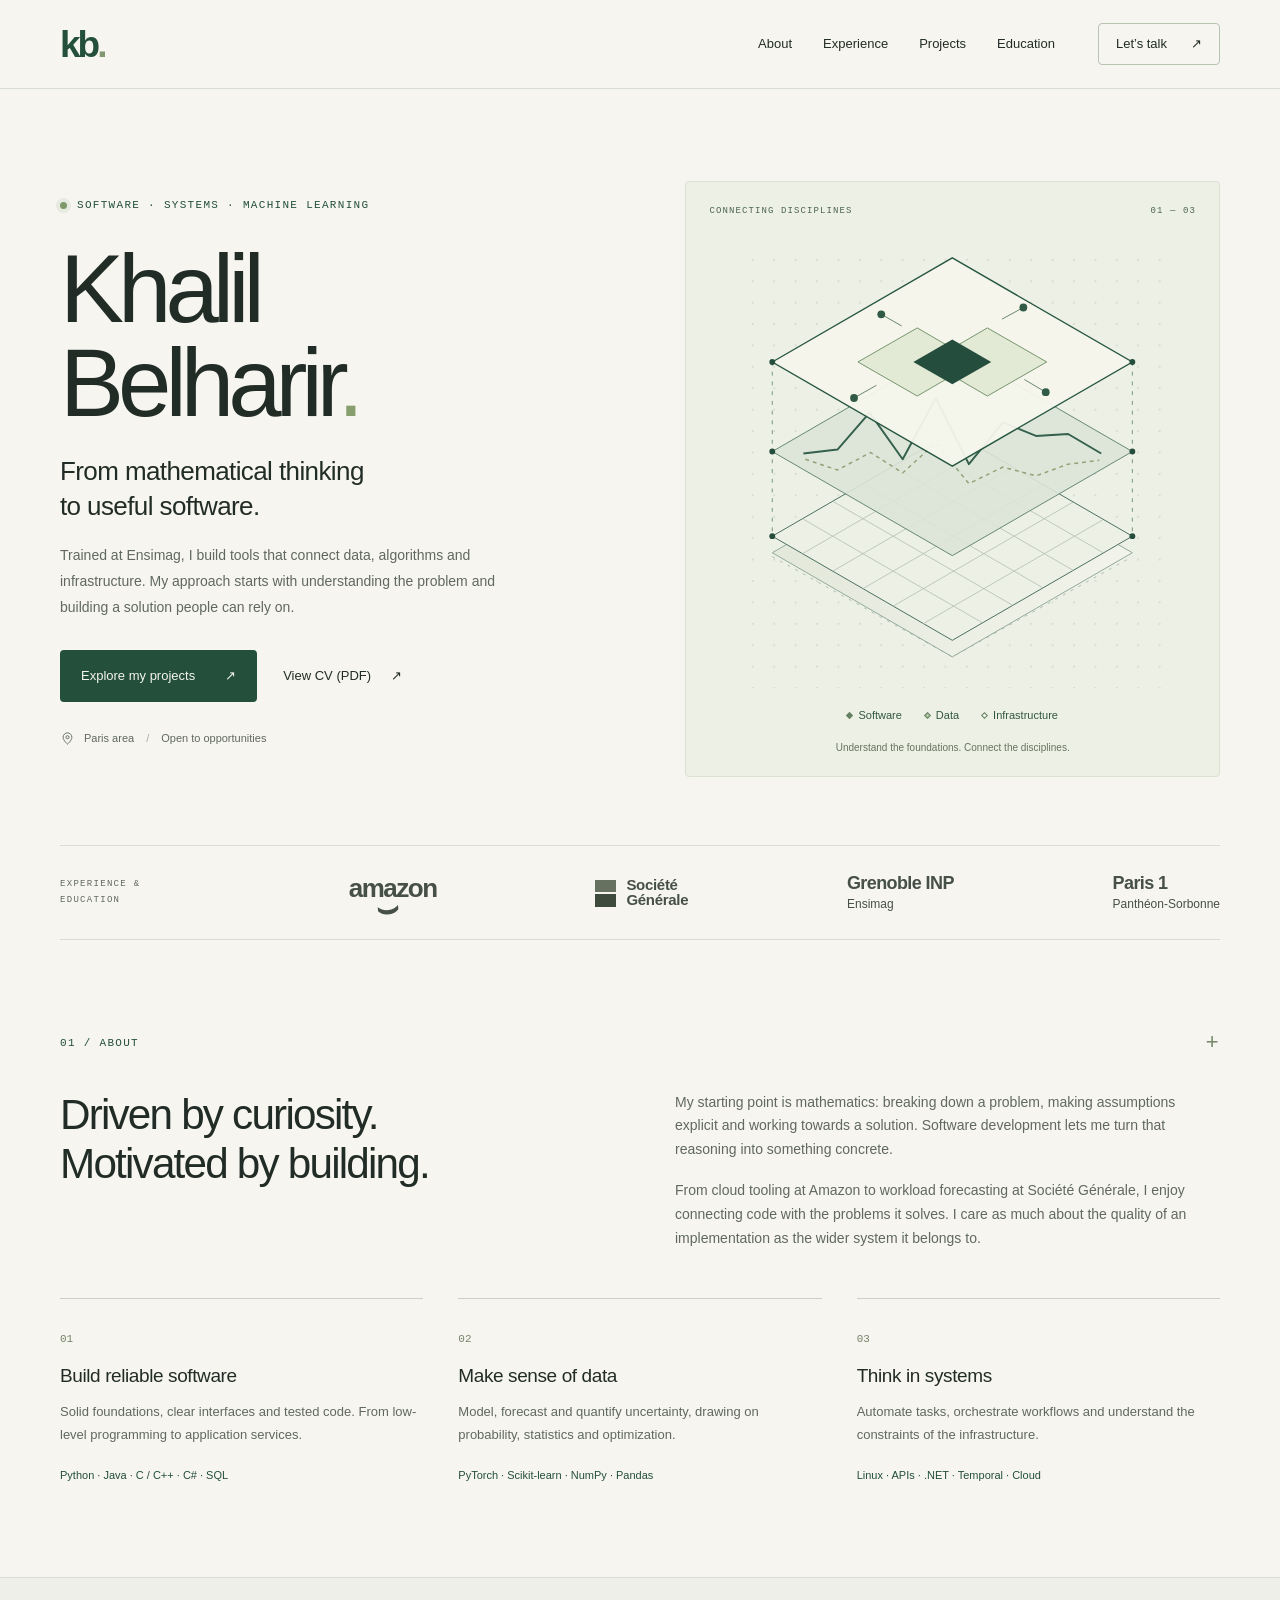
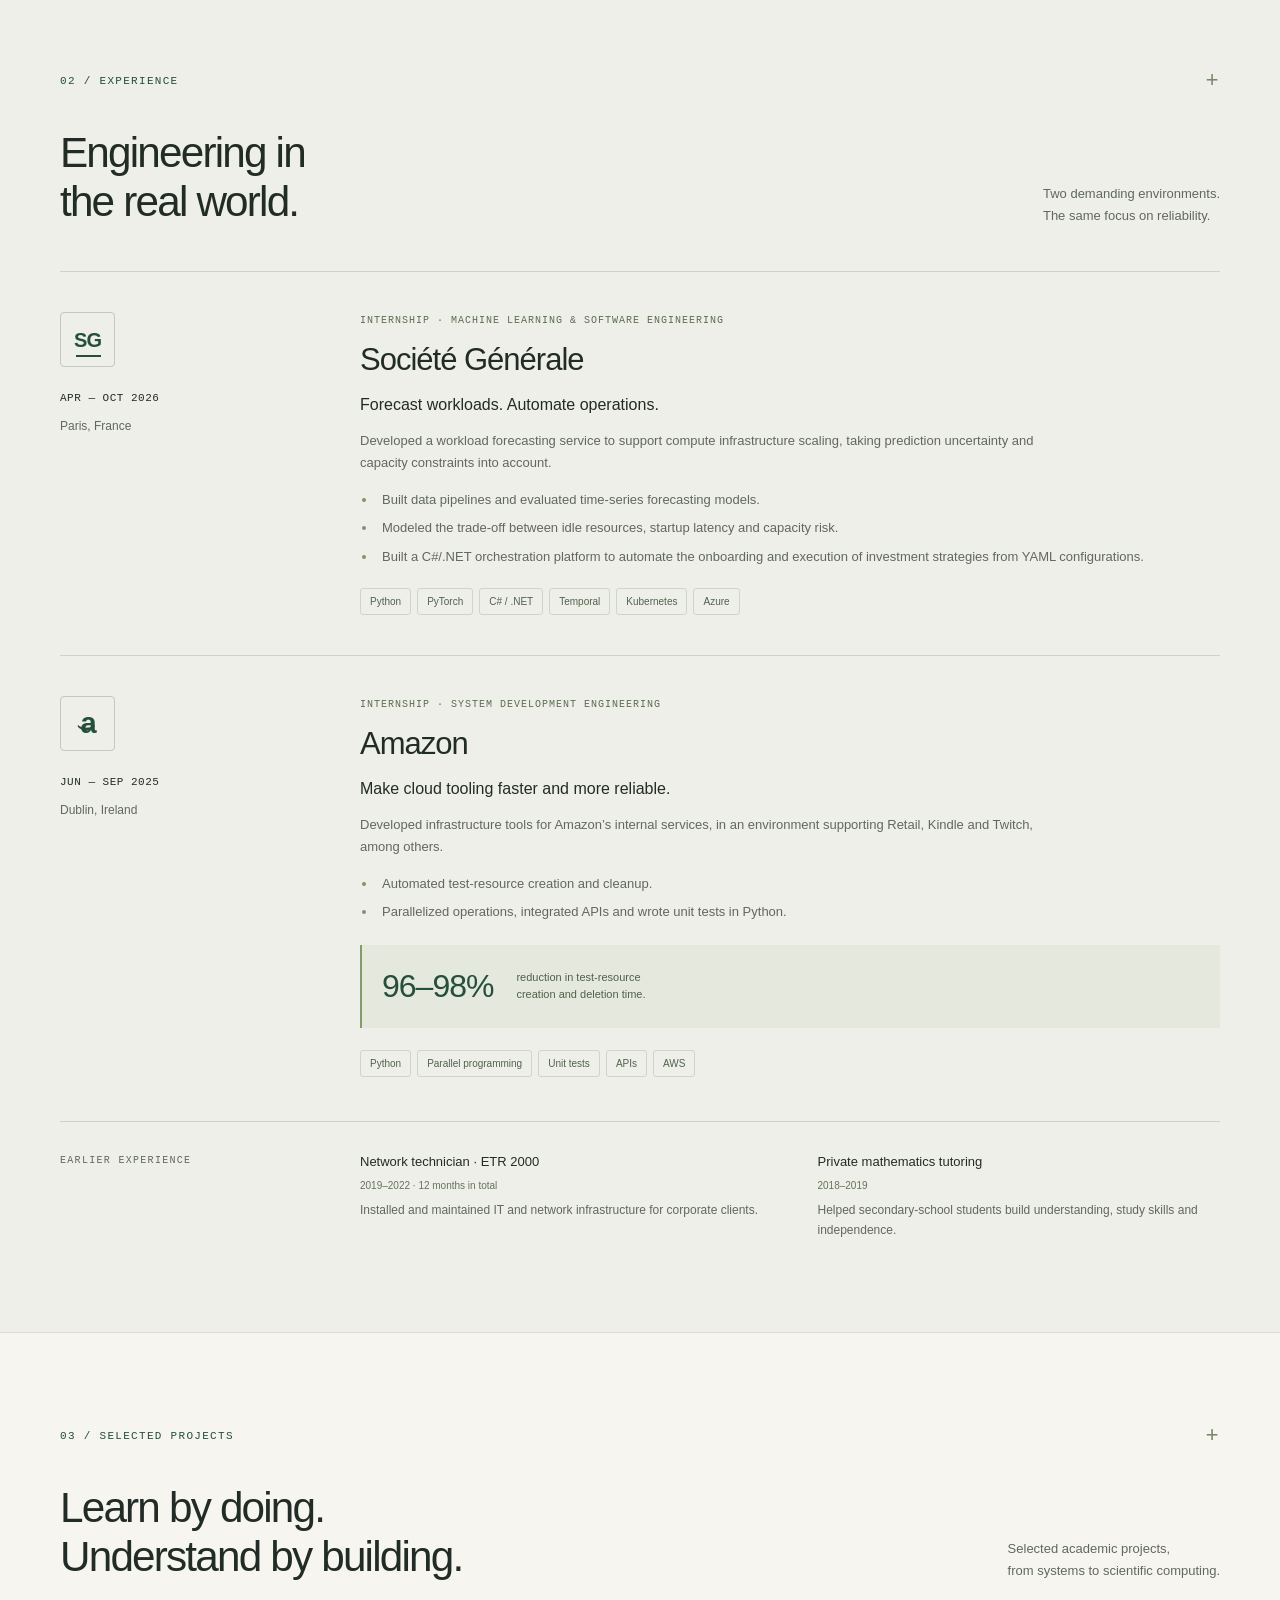
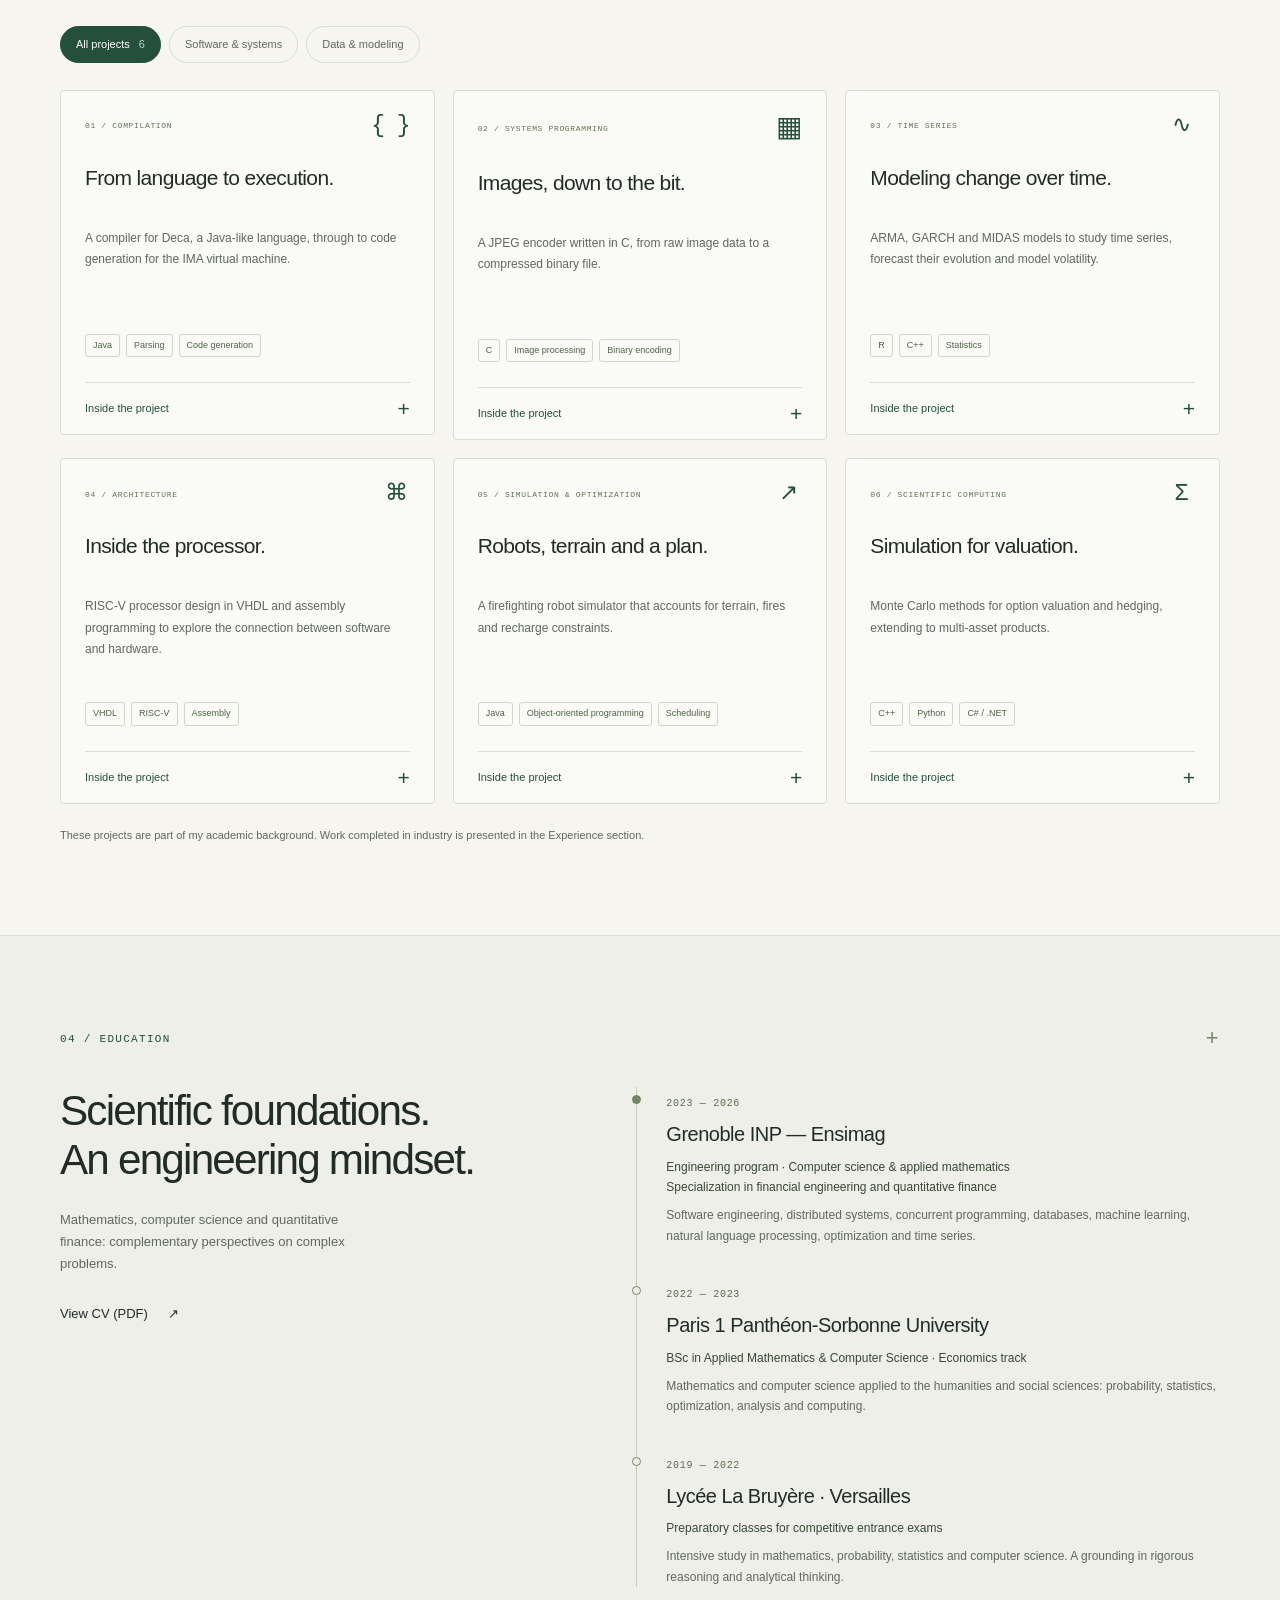
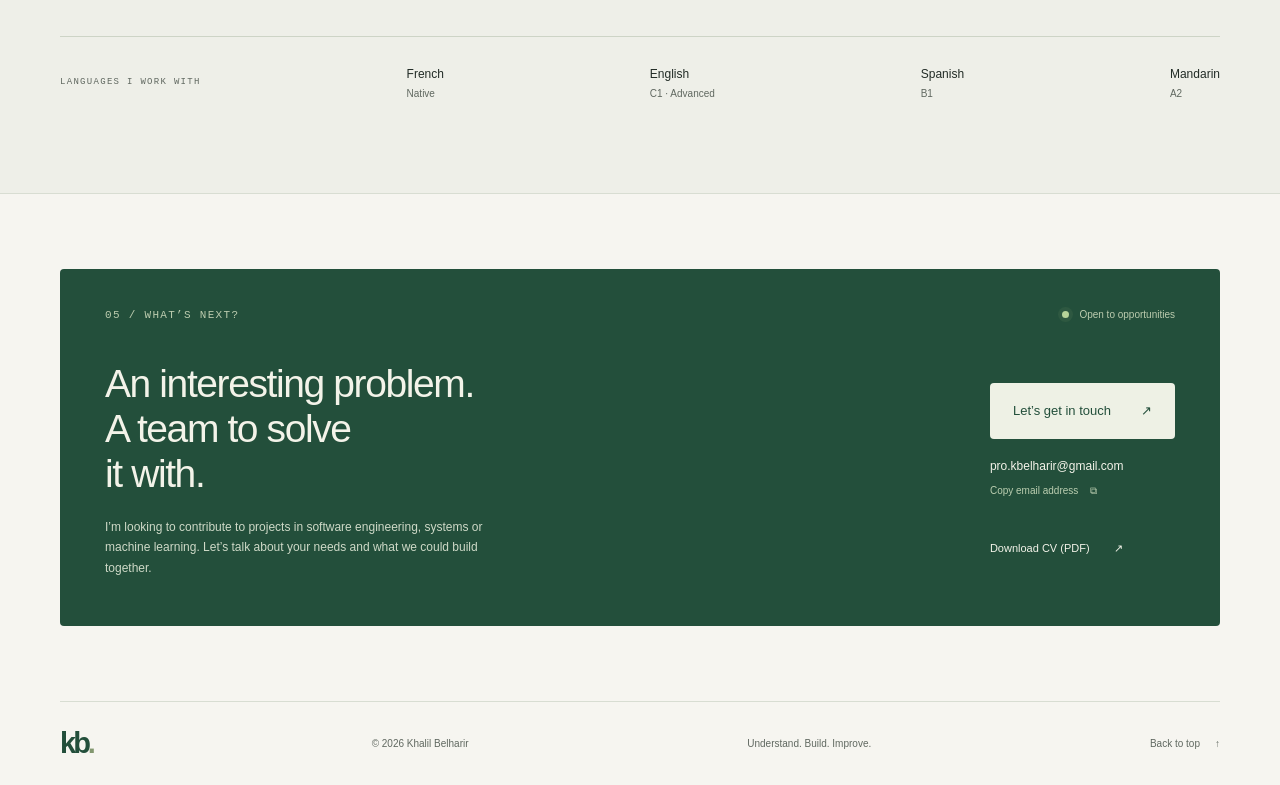
<file: index.html>
<!doctype html>
<html lang="en">
<head>
  <meta charset="utf-8">
  <meta name="viewport" content="width=device-width, initial-scale=1">
  <meta name="theme-color" content="#f6f5f0">
  <meta name="description" content="Khalil Belharir, software and machine learning engineer trained at Ensimag. Experience at Amazon and Société Générale. Explore my background, projects and skills.">
  <meta property="og:type" content="website">
  <meta property="og:locale" content="en_US">
  <meta property="og:title" content="Khalil Belharir — Software, systems & machine learning">
  <meta property="og:description" content="From mathematical thinking to useful software. The background, experience and projects of an Ensimag-trained engineer.">
  <title>Khalil Belharir — Software & machine learning engineer</title>
  <link rel="icon" href="./assets/favicon.svg" type="image/svg+xml">
  <link rel="stylesheet" href="./styles.css">
  <script src="./script.js" defer></script>
</head>
<body>
  <a class="skip-link" href="#main">Skip to content</a>
  <header class="site-header">
    <div class="container header-inner">
      <a class="brand" href="#home" aria-label="Khalil Belharir, home">kb<span>.</span></a>
      <button class="menu-toggle" type="button" aria-expanded="false" aria-controls="main-navigation" hidden>Menu <span aria-hidden="true">+</span></button>
      <nav id="main-navigation" aria-label="Main navigation">
        <a href="#about">About</a>
        <a href="#experience">Experience</a>
        <a href="#projects">Projects</a>
        <a href="#education">Education</a>
        <a class="nav-contact" href="#contact">Let’s talk <span aria-hidden="true">↗</span></a>
      </nav>
    </div>
  </header>
  <main id="main">
    <section class="hero container" id="home" aria-labelledby="hero-title">
      <div class="hero-content">
        <p class="eyebrow"><span class="status-dot" aria-hidden="true"></span> Software · Systems · Machine learning</p>
        <h1 id="hero-title">Khalil<br>Belharir<span class="accent">.</span></h1>
        <p class="hero-subtitle">From mathematical thinking<br>to useful software.</p>
        <p class="hero-description">Trained at Ensimag, I build tools that connect data, algorithms and infrastructure. My approach starts with understanding the problem and building a solution people can rely on.</p>
        <div class="hero-actions">
          <a class="button button-primary" href="#projects">Explore my projects <span aria-hidden="true">↗</span></a>
          <a class="text-link" href="./assets/Khalil-Belharir-CV.pdf">View CV (PDF) <span aria-hidden="true">↗</span></a>
        </div>
        <p class="hero-location"><svg viewBox="0 0 24 24" fill="none" aria-hidden="true"><path d="M19 10c0 5-7 11-7 11S5 15 5 10a7 7 0 1 1 14 0Z"/><circle cx="12" cy="10" r="2.5"/></svg> Paris area <span class="location-divider">/</span> Open to opportunities</p>
      </div>
      <div class="hero-art" aria-hidden="true">
        <div class="art-top"><span>CONNECTING DISCIPLINES</span><span>01 — 03</span></div>
        <svg class="system-art" viewBox="0 0 500 510" fill="none">
          <defs>
            <pattern id="dots" x="0" y="0" width="22" height="22" patternUnits="userSpaceOnUse"><circle cx="1" cy="1" r="1" fill="#b9c3b7" opacity=".55"/></pattern>
            <linearGradient id="plane" x1="65" y1="260" x2="435" y2="405" gradientUnits="userSpaceOnUse"><stop stop-color="#e1e7d9"/><stop offset="1" stop-color="#f3f4eb"/></linearGradient>
          </defs>
          <rect x="25" y="25" width="450" height="460" fill="url(#dots)"/>
          <path d="M250 61V452M65 350l185 103 185-103" stroke="#aebdb1" stroke-dasharray="3 6"/>
          <path d="m65 346 185-107 185 107-185 107Z" fill="url(#plane)" stroke="#91a79a"/>
          <path d="m65 329 185-107 185 107-185 107Z" fill="#edf0e4" stroke="#476e60"/>
          <g stroke="#b0bfb0" stroke-width=".8"><path d="m96 311 185 107m-154-125 185 107m-154-125 185 107m-154-125 185 107m-154-125 185 107M96 347l185-107M127 365l185-107M158 383l185-107M189 401l185-107M220 419l185-107"/></g>
          <path d="m65 242 185-107 185 107-185 107Z" fill="#dce6d8" fill-opacity=".9" stroke="#648573"/>
          <path d="m97 244 35-4 33-38 34 48 34-63 34 68 35-43 34 14 33-2 34 20" stroke="#34604d" stroke-width="2" stroke-linejoin="round"/>
          <path d="m99 250 33 11 34-18 33 21 34-31 34 42 35-17 34 9 33-12 32-4" stroke="#91a278" stroke-width="1.5" stroke-dasharray="4 4"/>
          <path d="m65 150 185-107 185 107-185 107Z" fill="#f6f6ed" fill-opacity=".95" stroke="#285741" stroke-width="1.4"/>
          <path d="m153 150 61-35 36 21 36-21 61 35-61 35-36-21-36 21Z" fill="#e2e9d5" stroke="#75946c"/>
          <path d="m210 150 40-23 40 23-40 23Z" fill="#244d3d"/>
          <path d="m198 113-21-12m147 67 22 13m-45-75 22-12m-151 80-23 13" stroke="#668568"/>
          <g fill="#315b46"><circle cx="177" cy="101" r="4"/><circle cx="346" cy="181" r="4"/><circle cx="323" cy="94" r="4"/><circle cx="149" cy="187" r="4"/></g>
          <path d="M65 150v179m370-179v179" stroke="#769680" stroke-dasharray="4 6"/>
          <g fill="#244d3d"><circle cx="65" cy="150" r="3"/><circle cx="435" cy="150" r="3"/><circle cx="65" cy="242" r="3"/><circle cx="435" cy="242" r="3"/><circle cx="65" cy="329" r="3"/><circle cx="435" cy="329" r="3"/></g>
        </svg>
        <div class="art-caption"><span><i></i> Software</span><span><i></i> Data</span><span><i></i> Infrastructure</span></div>
        <p class="art-note">Understand the foundations. Connect the disciplines.</p>
      </div>
    </section>

    <div class="credentials container" aria-label="Companies and institutions in my background">
      <p>EXPERIENCE & EDUCATION</p>
      <div class="credential-name amazon-name">amazon<span aria-hidden="true">⌣</span></div>
      <div class="credential-name sg-name"><span class="sg-mark" aria-hidden="true"></span>Société<br>Générale</div>
      <div class="credential-name school-name">Grenoble INP<span>Ensimag</span></div>
      <div class="credential-name school-name">Paris 1<span>Panthéon-Sorbonne</span></div>
    </div>

    <section class="section container about-section" id="about" aria-labelledby="about-title">
      <div class="section-label"><span>01 / ABOUT</span><span class="small-cross" aria-hidden="true">+</span></div>
      <div class="about-layout">
        <h2 id="about-title">Driven by curiosity.<br>Motivated by building.</h2>
        <div class="about-copy"><p>My starting point is mathematics: breaking down a problem, making assumptions explicit and working towards a solution. Software development lets me turn that reasoning into something concrete.</p><p>From cloud tooling at Amazon to workload forecasting at Société Générale, I enjoy connecting code with the problems it solves. I care as much about the quality of an implementation as the wider system it belongs to.</p></div>
      </div>
      <div class="expertise-grid">
        <article class="expertise"><span class="expertise-number">01</span><h3>Build reliable software</h3><p>Solid foundations, clear interfaces and tested code. From low-level programming to application services.</p><p class="expertise-stack">Python · Java · C / C++ · C# · SQL</p></article>
        <article class="expertise"><span class="expertise-number">02</span><h3>Make sense of data</h3><p>Model, forecast and quantify uncertainty, drawing on probability, statistics and optimization.</p><p class="expertise-stack">PyTorch · Scikit-learn · NumPy · Pandas</p></article>
        <article class="expertise"><span class="expertise-number">03</span><h3>Think in systems</h3><p>Automate tasks, orchestrate workflows and understand the constraints of the infrastructure.</p><p class="expertise-stack">Linux · APIs · .NET · Temporal · Cloud</p></article>
      </div>
    </section>

    <section class="experience-section" id="experience" aria-labelledby="experience-title">
      <div class="container section">
        <div class="section-label"><span>02 / EXPERIENCE</span><span class="small-cross" aria-hidden="true">+</span></div>
        <div class="section-heading"><h2 id="experience-title">Engineering in<br>the real world.</h2><p>Two demanding environments.<br>The same focus on reliability.</p></div>
        <article class="experience-row">
          <div class="experience-meta"><span class="company-symbol sg-symbol" aria-hidden="true">sg<span></span></span><p>APR — OCT 2026</p><span>Paris, France</span></div>
          <div class="experience-content"><p class="role-type">INTERNSHIP · MACHINE LEARNING & SOFTWARE ENGINEERING</p><h3>Société Générale</h3><p class="experience-intro">Forecast workloads. Automate operations.</p><p>Developed a workload forecasting service to support compute infrastructure scaling, taking prediction uncertainty and capacity constraints into account.</p><ul><li>Built data pipelines and evaluated time-series forecasting models.</li><li>Modeled the trade-off between idle resources, startup latency and capacity risk.</li><li>Built a C#/.NET orchestration platform to automate the onboarding and execution of investment strategies from YAML configurations.</li></ul><div class="tags"><span>Python</span><span>PyTorch</span><span>C# / .NET</span><span>Temporal</span><span>Kubernetes</span><span>Azure</span></div></div>
        </article>
        <article class="experience-row">
          <div class="experience-meta"><span class="company-symbol amazon-symbol" aria-hidden="true">a<span>⌣</span></span><p>JUN — SEP 2025</p><span>Dublin, Ireland</span></div>
          <div class="experience-content"><p class="role-type">INTERNSHIP · SYSTEM DEVELOPMENT ENGINEERING</p><h3>Amazon</h3><p class="experience-intro">Make cloud tooling faster and more reliable.</p><p>Developed infrastructure tools for Amazon’s internal services, in an environment supporting Retail, Kindle and Twitch, among others.</p><ul><li>Automated test-resource creation and cleanup.</li><li>Parallelized operations, integrated APIs and wrote unit tests in Python.</li></ul><div class="impact"><strong>96–98%</strong><span>reduction in test-resource<br>creation and deletion time.</span></div><div class="tags"><span>Python</span><span>Parallel programming</span><span>Unit tests</span><span>APIs</span><span>AWS</span></div></div>
        </article>
        <div class="earlier-experience"><p>EARLIER EXPERIENCE</p><div><strong>Network technician · ETR 2000</strong><span>2019–2022 · 12 months in total</span><p>Installed and maintained IT and network infrastructure for corporate clients.</p></div><div><strong>Private mathematics tutoring</strong><span>2018–2019</span><p>Helped secondary-school students build understanding, study skills and independence.</p></div></div>
      </div>
    </section>

    <section class="section container" id="projects" aria-labelledby="projects-title">
      <div class="section-label"><span>03 / SELECTED PROJECTS</span><span class="small-cross" aria-hidden="true">+</span></div>
      <div class="section-heading"><h2 id="projects-title">Learn by doing.<br>Understand by building.</h2><p>Selected academic projects,<br>from systems to scientific computing.</p></div>
      <div class="project-toolbar" hidden><div class="filters" role="group" aria-label="Filter projects"><button type="button" data-filter="all" aria-pressed="true">All projects <span>6</span></button><button type="button" data-filter="software" aria-pressed="false">Software & systems</button><button type="button" data-filter="data" aria-pressed="false">Data & modeling</button></div><p class="sr-only" id="project-status" role="status" aria-live="polite"></p></div>
      <div class="project-grid">
        <article class="project-card" data-category="software"><div class="project-top"><span>01 / COMPILATION</span><span class="project-glyph" aria-hidden="true">{ }</span></div><h3>From language to execution.</h3><p>A compiler for Deca, a Java-like language, through to code generation for the IMA virtual machine.</p><div class="tags"><span>Java</span><span>Parsing</span><span>Code generation</span></div><details><summary>Inside the project <span aria-hidden="true">+</span></summary><div class="project-detail"><p>Implemented the compilation pipeline: parsing, semantic analysis and IMA assembly code generation.</p><p><strong>The core challenge:</strong> turning a high-level description into executable instructions while preserving the language’s semantics.</p></div></details></article>
        <article class="project-card" data-category="software"><div class="project-top"><span>02 / SYSTEMS PROGRAMMING</span><span class="project-glyph pixel-glyph" aria-hidden="true">▦</span></div><h3>Images, down to the bit.</h3><p>A JPEG encoder written in C, from raw image data to a compressed binary file.</p><div class="tags"><span>C</span><span>Image processing</span><span>Binary encoding</span></div><details><summary>Inside the project <span aria-hidden="true">+</span></summary><div class="project-detail"><p>Built the encoding pipeline that transforms image data into its JPEG representation.</p><p><strong>The core challenge:</strong> connecting data transformations, low-level programming and the constraints of a file format.</p></div></details></article>
        <article class="project-card" data-category="data"><div class="project-top"><span>03 / TIME SERIES</span><span class="project-glyph" aria-hidden="true">∿</span></div><h3>Modeling change over time.</h3><p>ARMA, GARCH and MIDAS models to study time series, forecast their evolution and model volatility.</p><div class="tags"><span>R</span><span>C++</span><span>Statistics</span></div><details><summary>Inside the project <span aria-hidden="true">+</span></summary><div class="project-detail"><p>Maximum likelihood estimation, conditional mean and variance calculations, hypothesis testing and simulation tools.</p><p><strong>The core challenge:</strong> understanding a model’s assumptions and quantifying the uncertainty in its forecasts.</p></div></details></article>
        <article class="project-card" data-category="software"><div class="project-top"><span>04 / ARCHITECTURE</span><span class="project-glyph" aria-hidden="true">⌘</span></div><h3>Inside the processor.</h3><p>RISC-V processor design in VHDL and assembly programming to explore the connection between software and hardware.</p><div class="tags"><span>VHDL</span><span>RISC-V</span><span>Assembly</span></div><details><summary>Inside the project <span aria-hidden="true">+</span></summary><div class="project-detail"><p>Implemented circuits to execute RISC-V instructions and translated C programs into assembly.</p><p><strong>The core challenge:</strong> tracing a program’s execution down to the components that perform each operation.</p></div></details></article>
        <article class="project-card" data-category="software"><div class="project-top"><span>05 / SIMULATION & OPTIMIZATION</span><span class="project-glyph" aria-hidden="true">↗</span></div><h3>Robots, terrain and a plan.</h3><p>A firefighting robot simulator that accounts for terrain, fires and recharge constraints.</p><div class="tags"><span>Java</span><span>Object-oriented programming</span><span>Scheduling</span></div><details><summary>Inside the project <span aria-hidden="true">+</span></summary><div class="project-detail"><p>Modeled robots and their environment, then scheduled their interventions around movement and resource constraints.</p><p><strong>The core challenge:</strong> coordinating multiple components in a consistent simulation while making decisions under constraints.</p></div></details></article>
        <article class="project-card" data-category="data"><div class="project-top"><span>06 / SCIENTIFIC COMPUTING</span><span class="project-glyph" aria-hidden="true">Σ</span></div><h3>Simulation for valuation.</h3><p>Monte Carlo methods for option valuation and hedging, extending to multi-asset products.</p><div class="tags"><span>C++</span><span>Python</span><span>C# / .NET</span></div><details><summary>Inside the project <span aria-hidden="true">+</span></summary><div class="project-detail"><p>Implemented valuation and delta-hedging methods, including the Longstaff–Schwartz approach for American options. Built a C++ pricing engine for multi-asset structured products.</p><p><strong>The core challenge:</strong> turning a mathematical model into a numerical tool for simulation and valuation.</p></div></details></article>
      </div>
      <p class="project-footnote">These projects are part of my academic background. Work completed in industry is presented in the Experience section.</p>
    </section>

    <section class="education-section" id="education" aria-labelledby="education-title"><div class="container section">
      <div class="section-label"><span>04 / EDUCATION</span><span class="small-cross" aria-hidden="true">+</span></div>
      <div class="education-layout"><div class="education-intro"><h2 id="education-title">Scientific foundations.<br>An engineering mindset.</h2><p>Mathematics, computer science and quantitative finance: complementary perspectives on complex problems.</p><a class="text-link" href="./assets/Khalil-Belharir-CV.pdf">View CV (PDF) <span aria-hidden="true">↗</span></a></div><div class="education-timeline">
        <article><span class="timeline-date">2023 — 2026</span><h3>Grenoble INP — Ensimag</h3><p class="degree">Engineering program · Computer science & applied mathematics<br>Specialization in financial engineering and quantitative finance</p><p>Software engineering, distributed systems, concurrent programming, databases, machine learning, natural language processing, optimization and time series.</p></article>
        <article><span class="timeline-date">2022 — 2023</span><h3>Paris 1 Panthéon-Sorbonne University</h3><p class="degree">BSc in Applied Mathematics & Computer Science · Economics track</p><p>Mathematics and computer science applied to the humanities and social sciences: probability, statistics, optimization, analysis and computing.</p></article>
        <article><span class="timeline-date">2019 — 2022</span><h3>Lycée La Bruyère · Versailles</h3><p class="degree">Preparatory classes for competitive entrance exams</p><p>Intensive study in mathematics, probability, statistics and computer science. A grounding in rigorous reasoning and analytical thinking.</p></article>
      </div></div>
      <div class="languages"><p>LANGUAGES I WORK WITH</p><span><strong>French</strong> Native</span><span><strong>English</strong> C1 · Advanced</span><span><strong>Spanish</strong> B1</span><span><strong>Mandarin</strong> A2</span></div>
    </div></section>

    <section class="contact-section container" id="contact" aria-labelledby="contact-title"><div class="contact-panel"><div class="section-label"><span>05 / WHAT’S NEXT?</span><span class="status-label"><span class="status-dot" aria-hidden="true"></span> Open to opportunities</span></div><div class="contact-layout"><div><h2 id="contact-title">An interesting problem.<br>A team to solve<br>it with.</h2><p>I’m looking to contribute to projects in software engineering, systems or machine learning. Let’s talk about your needs and what we could build together.</p></div><div class="contact-actions"><a class="button button-light" href="mailto:pro.kbelharir@gmail.com">Let’s get in touch <span aria-hidden="true">↗</span></a><a class="email-link" href="mailto:pro.kbelharir@gmail.com">pro.kbelharir@gmail.com</a><button class="copy-email" type="button" hidden>Copy email address <span aria-hidden="true">⧉</span></button><p id="copy-status" class="copy-status" role="status" aria-live="polite"></p><a class="contact-cv" href="./assets/Khalil-Belharir-CV.pdf" download="Khalil-Belharir-CV.pdf">Download CV (PDF) <span aria-hidden="true">↗</span></a></div></div></div></section>
  </main>
  <footer class="container site-footer"><a class="brand" href="#home" aria-label="Back to top">kb<span>.</span></a><p>© <span id="current-year">2026</span> Khalil Belharir</p><p>Understand. Build. Improve.</p><a class="back-top" href="#home">Back to top <span aria-hidden="true">↑</span></a></footer>
</body>
</html>
</file>
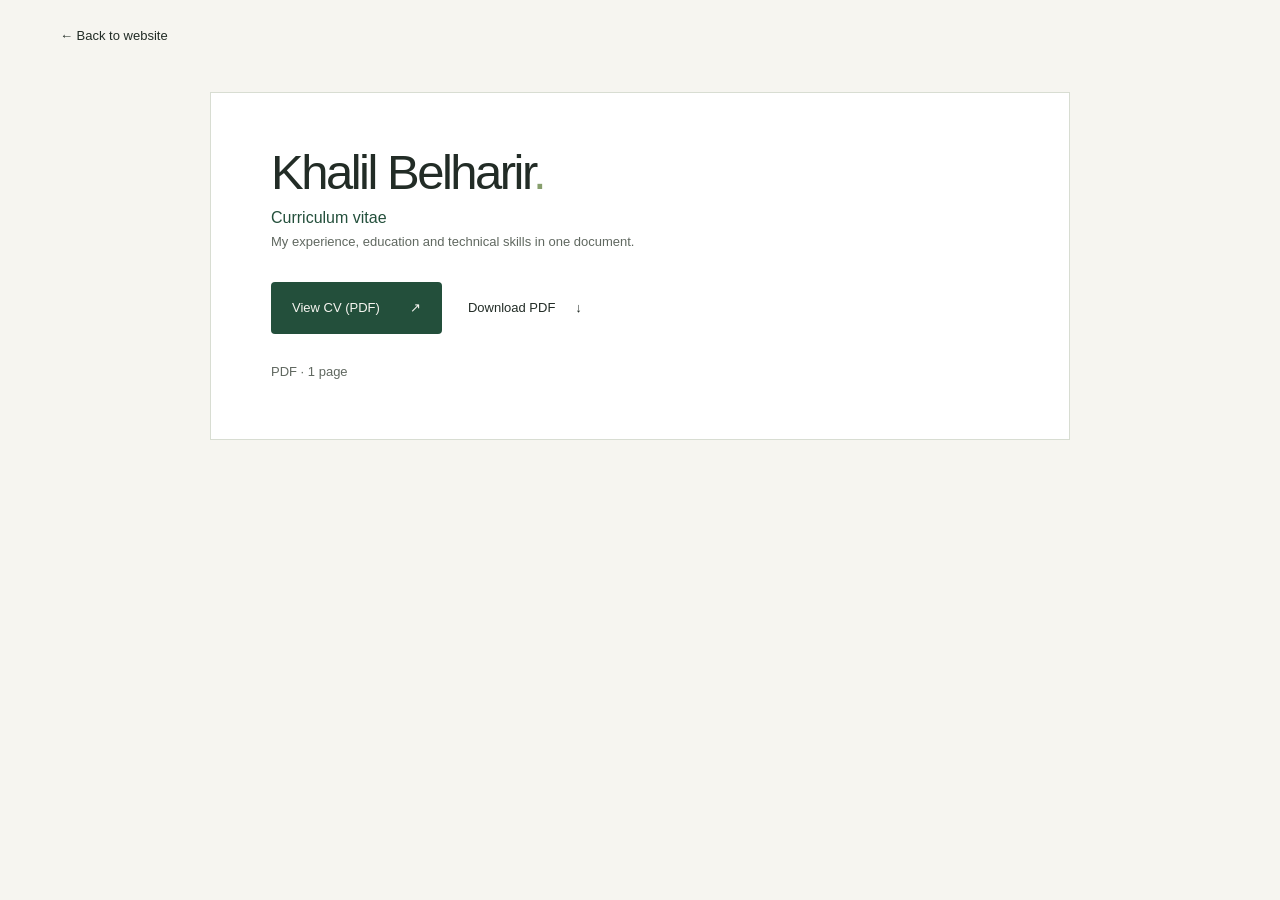
<file: cv.html>
<!doctype html>
<html lang="en">
<head>
  <meta charset="utf-8">
  <meta name="viewport" content="width=device-width, initial-scale=1">
  <meta name="theme-color" content="#f6f5f0">
  <meta name="description" content="View or download Khalil Belharir’s CV in PDF format.">
  <title>CV — Khalil Belharir</title>
  <link rel="icon" href="./assets/favicon.svg" type="image/svg+xml">
  <link rel="stylesheet" href="./styles.css">
</head>
<body>
  <a class="skip-link" href="#resume">Skip to CV</a>
  <nav class="container resume-toolbar" aria-label="CV navigation"><a class="text-link" href="./index.html">← Back to website</a></nav>
  <main class="resume" id="resume">
    <h1>Khalil Belharir<span class="accent">.</span></h1>
    <p class="resume-role">Curriculum vitae</p>
    <p>My experience, education and technical skills in one document.</p>
    <div class="hero-actions">
      <a class="button button-primary" href="./assets/Khalil-Belharir-CV.pdf">View CV (PDF) <span aria-hidden="true">↗</span></a>
      <a class="text-link" href="./assets/Khalil-Belharir-CV.pdf" download="Khalil-Belharir-CV.pdf">Download PDF <span aria-hidden="true">↓</span></a>
    </div>
    <p>PDF · 1 page</p>
  </main>
</body>
</html>
</file>
<file: styles.css>
@charset "UTF-8";

:root{--paper:#f6f5f0;--ink:#222c26;--muted:#606860;--green:#234f3b;--line:#d8ddd2;--sage:#e9ede2;--white:#fff;--accent:#91a878;--radius:4px;--content:1160px}
*{box-sizing:border-box}
html{scroll-behavior:smooth;scroll-padding-top:102px}
body{margin:0;background:var(--paper);color:var(--ink);font-family:"Segoe UI",Arial,sans-serif;font-size:16px;line-height:1.7;-webkit-font-smoothing:antialiased}
a{color:inherit;text-decoration:none}
button{font:inherit;cursor:pointer}
button,a,summary{-webkit-tap-highlight-color:transparent}
button:focus-visible,a:focus-visible,summary:focus-visible{outline:3px solid #668447;outline-offset:5px}
::selection{background:#d4e0c5;color:var(--green)}
h1,h2,h3,p{margin:0}
h1,h2,h3{font-weight:500;line-height:1.16}
h2{font-size:clamp(30px,3.3vw,43px);letter-spacing:-1.8px}
h3{font-size:23px;letter-spacing:-.65px}
[hidden]{display:none!important}
.container{width:min(var(--content),calc(100% - 96px));margin-inline:auto}
.sr-only{position:absolute;width:1px;height:1px;padding:0;margin:-1px;overflow:hidden;clip:rect(0,0,0,0);white-space:nowrap;border:0}
.skip-link{position:fixed;top:12px;left:12px;z-index:20;padding:10px 20px;background:var(--green);color:white;transform:translateY(-150%)}
.skip-link:focus{transform:translateY(0)}
.site-header{position:sticky;top:0;z-index:10;background:rgba(246,245,240,.96);border-bottom:1px solid var(--line);backdrop-filter:blur(14px)}
.header-inner{height:88px;display:flex;align-items:center;justify-content:space-between;gap:32px}
.brand{font-size:37px;letter-spacing:-3px;font-weight:650;line-height:1;color:var(--green)}
.brand span{color:#82976f}
nav{display:flex;align-items:center;gap:31px;font-size:13px}
nav a{transition:color .2s}
nav a:hover,nav a[aria-current="location"]{color:var(--green);text-decoration:underline;text-underline-offset:7px}
nav .nav-contact{border:1px solid #b8c4b2;border-radius:var(--radius);padding:9px 17px;display:flex;gap:24px;margin-left:12px}
.menu-toggle{display:none;background:transparent;border:1px solid var(--line);padding:8px 14px;border-radius:var(--radius)}
.hero{display:grid;grid-template-columns:1.08fr 1fr;align-items:center;gap:48px;padding-top:78px;padding-bottom:68px}
.eyebrow,.section-label,.role-type,.timeline-date,.project-top,.credentials>p,.earlier-experience>p,.languages>p{font-family:Consolas,"Courier New",monospace;font-size:11px;letter-spacing:1.3px;font-weight:400}
.eyebrow{display:flex;align-items:center;gap:10px;color:var(--green);text-transform:uppercase}
.status-dot{display:inline-block;width:7px;height:7px;flex-shrink:0;border-radius:50%;background:#7f9869;box-shadow:0 0 0 4px rgba(127,152,105,.12)}
h1{font-size:clamp(70px,7.5vw,101px);line-height:.98;letter-spacing:-6px;font-weight:500;margin:27px 0 24px}
.accent{color:#879f6d}
.hero-subtitle{font-size:26px;line-height:1.35;letter-spacing:-.6px;margin-bottom:19px}
.hero-description{max-width:445px;color:var(--muted);font-size:14px;line-height:1.85}
.hero-actions{display:flex;align-items:center;gap:26px;margin:29px 0 27px;flex-wrap:wrap}
.button{display:inline-flex;align-items:center;justify-content:space-between;gap:30px;padding:14px 20px;border-radius:var(--radius);font-size:13px;font-weight:500;border:1px solid transparent;transition:background .2s,transform .2s}
.button:hover{transform:translateY(-2px)}
.button-primary{color:var(--paper);background:var(--green)}
.button-primary:hover{background:#173a29}
.text-link{font-size:13px;display:inline-flex;gap:20px;align-items:center;text-underline-offset:5px}
.text-link:hover{text-decoration:underline}
.hero-location{font-size:11px;color:var(--muted);display:flex;align-items:center;gap:9px;flex-wrap:wrap}
.hero-location svg{width:15px;height:15px;stroke:currentColor;stroke-width:1.5}
.location-divider{color:#a4afa0;margin:0 3px}
.hero-art{background:#edf0e5;position:relative;border:1px solid #dce2d3;border-radius:var(--radius);padding:24px 23px 20px;align-self:center;margin-top:14px;overflow:hidden}
.art-top{display:flex;justify-content:space-between;gap:10px;font:9px Consolas,monospace;letter-spacing:1.1px;color:#4d654f}
.system-art{width:100%;display:block;margin-top:0;margin-bottom:-6px}
.art-caption{display:flex;justify-content:center;gap:23px;color:#31583f;font-size:11px}
.art-caption span{display:flex;align-items:center;gap:6px}
.art-caption i{width:5px;height:5px;border:1px solid #668264;background:#668264;transform:rotate(45deg)}
.art-caption span:nth-child(2) i{background:#b5c6a3}
.art-caption span:nth-child(3) i{background:transparent}
.art-note{text-align:center;font-size:10px;color:#67745e;margin-top:14px}
.credentials{border-top:1px solid var(--line);border-bottom:1px solid var(--line);display:flex;justify-content:space-between;align-items:center;gap:30px;padding-top:28px;padding-bottom:28px}
.credentials>p{max-width:130px;font-size:9px;line-height:1.8;color:var(--muted)}
.credential-name{color:#465045;line-height:1.05;font-weight:600}
.amazon-name{font-size:26px;letter-spacing:-1.5px;position:relative;padding-bottom:8px}
.amazon-name>span{position:absolute;left:27px;top:15px;font-size:35px;line-height:1;transform:rotate(-6deg)}
.sg-name{position:relative;padding-left:31px;font-size:15px;letter-spacing:-.3px}
.sg-mark{position:absolute;left:0;top:3px;width:21px;height:27px;background:linear-gradient(to bottom,#66725f 46%,transparent 46%,transparent 53%,#3e4a3b 53%)}
.school-name{font-size:18px;letter-spacing:-.6px}
.school-name>span{display:block;font-size:12px;font-weight:400;letter-spacing:0;margin-top:5px}
.section{padding-top:91px;padding-bottom:91px}
.section-label{display:flex;justify-content:space-between;align-items:center;color:var(--green);margin-bottom:35px;gap:18px}
.small-cross{font:22px Consolas,monospace;color:#77886c}
.about-layout{display:grid;grid-template-columns:1fr 1fr;gap:70px}
.about-copy{font-size:14px;color:var(--muted)}
.about-copy p+p{margin-top:17px}
.expertise-grid{display:grid;grid-template-columns:repeat(3,1fr);gap:35px;margin-top:48px}
.expertise{border-top:1px solid #c9d2c1;padding-top:24px}
.expertise-number{font:11px Consolas,monospace;color:#768469}
.expertise h3{font-size:19px;letter-spacing:-.4px;margin:15px 0 12px}
.expertise p{font-size:13px;color:var(--muted);line-height:1.8}
.expertise .expertise-stack{font-size:11px;color:var(--green);margin-top:20px}
.experience-section{background:#eeefe8;border-block:1px solid var(--line)}
.section-heading{display:flex;justify-content:space-between;align-items:flex-end;gap:40px;margin-bottom:44px}
.section-heading>p{font-size:13px;color:var(--muted);max-width:310px}
.experience-row{display:grid;grid-template-columns:245px 1fr;gap:55px;padding:40px 0;border-top:1px solid #cdd4c6}
.experience-row:last-of-type{padding-bottom:44px}
.company-symbol{height:55px;width:55px;border:1px solid #c1cabb;border-radius:var(--radius);display:flex;align-items:center;justify-content:center;font-size:29px;font-weight:600;letter-spacing:-2px;position:relative;margin-bottom:25px;color:var(--green)}
.sg-symbol{font-size:20px;text-transform:uppercase;letter-spacing:-1px}
.sg-symbol>span{position:absolute;bottom:9px;left:15px;width:25px;height:2px;background:var(--green)}
.amazon-symbol>span{position:absolute;bottom:-2px;font-size:31px;left:15px;font-weight:400}
.experience-meta>p{font:11px Consolas,monospace;letter-spacing:.5px;margin-bottom:7px}
.experience-meta>span:last-child{font-size:12px;color:var(--muted)}
.role-type{font-size:10px;letter-spacing:1px;color:#5a6d50;margin:0 0 13px}
.experience-content h3{font-size:31px;letter-spacing:-1px;margin-bottom:13px}
.experience-content .experience-intro{font-size:16px;color:var(--ink);margin-bottom:12px}
.experience-content>p:not(.role-type):not(.experience-intro){font-size:13px;color:var(--muted);max-width:690px}
.experience-content ul{margin:15px 0 20px;padding-left:17px;font-size:13px;color:var(--muted)}
.experience-content li{padding-left:5px;margin-bottom:6px}
.experience-content li::marker{color:#7e946c}
.tags{display:flex;flex-wrap:wrap;gap:6px}
.tags span{font-size:10px;line-height:1.5;padding:5px 9px;border:1px solid #ced6c7;border-radius:3px;color:#51624b}
.impact{display:flex;align-items:center;gap:23px;padding:14px 20px;border-left:2px solid #829e68;background:#e5e9dd;margin:22px 0}
.impact strong{font-size:32px;letter-spacing:-1px;font-weight:500;white-space:nowrap;color:var(--green)}
.impact span{font-size:11px;color:#50604b;line-height:1.6}
.earlier-experience{border-top:1px solid #cdd4c6;padding-top:30px;display:grid;grid-template-columns:245px 1fr 1fr;gap:55px;font-size:12px}
.earlier-experience>p{font-size:10px;color:var(--muted)}
.earlier-experience strong{display:block;font-weight:500;font-size:13px;line-height:1.5}
.earlier-experience span{display:block;color:#64735b;font-size:10px;margin:6px 0}
.earlier-experience div>p{color:var(--muted);font-size:12px}
.project-toolbar{margin-bottom:27px}
.filters{display:flex;gap:8px;flex-wrap:wrap}
.filters button{border:1px solid var(--line);background:transparent;color:var(--muted);padding:8px 15px;border-radius:30px;font-size:11px;transition:background .2s}
.filters button[aria-pressed="true"]{background:var(--green);border-color:var(--green);color:#fff}
.filters button:hover{border-color:var(--green)}
.filters button>span{display:inline-block;margin-left:6px;opacity:.7}
.project-grid{display:grid;grid-template-columns:repeat(3,1fr);gap:18px;align-items:start}
.project-card{background:#fafaf6;border:1px solid var(--line);border-radius:var(--radius);padding:24px 24px 0;display:flex;flex-direction:column;min-height:322px;transition:border-color .2s,box-shadow .2s}
.project-card:hover{border-color:#9fae91;box-shadow:0 5px 20px #26382105}
.project-top{display:flex;justify-content:space-between;align-items:center;font-size:8px;letter-spacing:.65px;color:#607156;margin-bottom:28px;gap:8px}
.project-glyph{font-size:23px;letter-spacing:-1px;color:var(--green);line-height:1;min-width:28px;text-align:center}
.pixel-glyph{font-size:28px}
.project-card h3{font-size:21px;letter-spacing:-.65px;margin-bottom:13px;min-height:49px}
.project-card>p{font-size:12px;color:var(--muted);line-height:1.8;min-height:85px;margin-bottom:21px}
.project-card>.tags{margin-bottom:25px}
.project-card .tags span{font-size:9px;padding:4px 7px}
.project-card details{border-top:1px solid var(--line);margin-top:auto}
.project-card summary{font-size:11px;cursor:pointer;padding:15px 0;list-style:none;display:flex;justify-content:space-between;align-items:center;color:var(--green)}
.project-card summary::-webkit-details-marker{display:none}
.project-card summary>span{font-size:21px;line-height:1;transition:transform .2s}
.project-card details[open] summary>span{transform:rotate(45deg)}
.project-detail{font-size:12px;color:var(--muted);padding:0 0 20px}
.project-detail p+p{margin-top:12px}
.project-detail strong{font-weight:500;color:var(--ink)}
.project-footnote{font-size:11px;color:var(--muted);margin-top:22px;max-width:720px}
.education-section{background:#eeefe8;border-block:1px solid var(--line)}
.education-layout{display:grid;grid-template-columns:1fr 1.2fr;gap:90px}
.education-intro>p{font-size:13px;color:var(--muted);max-width:320px;margin:24px 0}
.education-timeline{border-left:1px solid #c4cebb;padding-left:29px}
.education-timeline article{position:relative;padding-bottom:32px}
.education-timeline article:last-child{padding-bottom:0}
.education-timeline article:before{content:"";position:absolute;left:-34px;top:8px;width:7px;height:7px;border:1px solid #6f8860;background:#eeefe8;border-radius:50%}
.education-timeline article:first-child:before{background:#6f8860}
.timeline-date{font-size:10px;color:#5b6d50;letter-spacing:.7px}
.education-timeline h3{font-size:20px;letter-spacing:-.5px;margin:9px 0 10px}
.education-timeline .degree{font-size:12px;color:#394834;margin-bottom:8px}
.education-timeline p{font-size:12px;color:var(--muted)}
.languages{margin-top:49px;padding-top:27px;border-top:1px solid #cdd4c6;display:flex;align-items:center;justify-content:space-between;gap:23px;flex-wrap:wrap}
.languages>p{font-size:9px;color:var(--muted)}
.languages>span{font-size:10px;color:var(--muted)}
.languages strong{display:block;font-size:12px;color:var(--ink);font-weight:500}
.contact-section{padding-block:75px}
.contact-panel{background:var(--green);color:#f3f3e9;border-radius:var(--radius);padding:37px 45px 48px;position:relative;overflow:hidden}
.contact-panel .section-label{color:#bcccaf;margin-bottom:38px}
.status-label{font:10px "Segoe UI",sans-serif;letter-spacing:0;display:flex;align-items:center;gap:10px}
.contact-panel .status-dot{background:#b7d39a}
.contact-layout{display:grid;grid-template-columns:1.15fr 1fr;gap:65px;align-items:center}
.contact-layout h2{font-size:39px;letter-spacing:-1.4px;line-height:1.15}
.contact-layout p{font-size:12px;color:#ced9c7;max-width:410px;margin-top:20px}
.contact-actions{display:flex;flex-direction:column;align-items:flex-start;justify-self:end;max-width:100%}
.button-light{background:#eef1e5;color:var(--green);width:100%;padding:16px 22px;font-size:13px}
.button-light:hover{background:#fff}
.email-link{font-size:12px;margin-top:17px;overflow-wrap:anywhere}
.email-link:hover{text-decoration:underline;text-underline-offset:4px}
.copy-email{background:none;border:0;padding:6px 0;color:#bccfb1;font-size:10px;display:flex;gap:12px;align-items:center}
.copy-email:hover{color:#fff}
.contact-actions .copy-status{font-size:10px;margin-top:0;min-height:17px}
.contact-cv{font-size:11px;margin-top:17px;display:flex;gap:24px}
.contact-cv:hover{text-decoration:underline;text-underline-offset:4px}
.site-footer{border-top:1px solid var(--line);padding-block:27px;display:flex;align-items:center;justify-content:space-between;gap:20px}
.site-footer .brand{font-size:29px}
.site-footer p,.back-top{font-size:10px;color:var(--muted)}
.back-top{display:flex;gap:15px}
.back-top:hover{color:var(--green)}

/* The resume shares the site's typography and remains printable without JavaScript. */
.resume-toolbar{padding-block:25px;display:flex;align-items:center;justify-content:space-between;gap:20px}
.resume-toolbar button{border:0}
.resume{max-width:860px;margin:20px auto 70px;background:#fff;border:1px solid var(--line);padding:55px 60px}
.resume h1{font-size:49px;letter-spacing:-2.5px;margin:0 0 8px}
.resume .resume-role{color:var(--green);font-size:16px}
.resume .resume-contact{font-size:12px;color:var(--muted);margin-block:12px 22px;display:flex;gap:15px;flex-wrap:wrap}
.resume>p{font-size:13px;color:var(--muted)}
.resume h2{font-size:20px;letter-spacing:-.6px;border-bottom:1px solid var(--line);padding-bottom:7px;margin:27px 0 14px}
.resume h3{font-size:14px;letter-spacing:0;margin-bottom:5px}
.resume article+article{margin-top:15px}
.resume article p,.resume li{font-size:12px;color:var(--muted)}
.resume ul{margin:6px 0;padding-left:17px}
.resume .resume-date{font-size:11px;float:right;font-weight:400;color:var(--muted)}
.resume .resume-skills{font-size:12px;color:var(--muted)}
.resume .resume-skills strong{color:var(--ink);font-weight:600}
.resume-note{font-size:12px;color:var(--muted)}

@media(min-width:1450px){.hero{padding-top:90px;padding-bottom:85px}}
@media(max-width:1050px){.container{width:calc(100% - 64px)}.hero{gap:30px}.hero-art{padding:20px 13px}.art-top{font-size:8px}.art-caption{gap:12px}.hero-actions{gap:19px}.hero-subtitle{font-size:24px}.credentials{gap:22px}.experience-row{grid-template-columns:190px 1fr;gap:35px}.earlier-experience{grid-template-columns:190px 1fr 1fr;gap:35px}.project-card{padding:20px 18px 0}.project-top{font-size:7px}.education-layout{gap:48px}.contact-layout{gap:35px}.contact-panel{padding:32px}.contact-layout h2{font-size:34px}}
@media(max-width:800px){nav{gap:18px;font-size:12px}nav .nav-contact{margin-left:0;padding:8px 12px;gap:13px}.hero{grid-template-columns:1.1fr 1fr;gap:23px;padding-top:50px}h1{font-size:77px;letter-spacing:-4px}.eyebrow{font-size:9px;letter-spacing:.7px}.hero-subtitle{font-size:22px}.hero-description{font-size:13px}.hero-art{padding:18px 12px}.art-top span:last-child{display:none}.art-caption{font-size:9px;gap:11px}.art-note{font-size:9px}.credentials{flex-wrap:wrap;gap:26px}.credentials>p{flex-basis:100%;max-width:none;font-size:9px}.credential-name{flex:1}.school-name{font-size:16px}.section{padding-block:65px}.about-layout{gap:30px}.expertise-grid{gap:22px}.section-heading{gap:25px}.section-heading>p{font-size:12px}.experience-row{grid-template-columns:150px 1fr;gap:25px}.earlier-experience{grid-template-columns:1fr 1fr;gap:25px}.earlier-experience>p{grid-column:1/-1}.project-grid{grid-template-columns:repeat(2,1fr)}.project-top{font-size:8px}.project-card{padding:24px 22px 0}.education-layout{gap:35px}.education-timeline h3{font-size:18px}.contact-layout{gap:30px}.contact-layout h2{font-size:29px}.contact-actions{justify-self:stretch}.site-footer>p:nth-of-type(2){display:none}.resume{margin-inline:25px;padding:40px}}
@media(max-width:620px){html{scroll-padding-top:85px}.container{width:calc(100% - 40px)}.header-inner{min-height:72px;height:auto;flex-wrap:wrap;gap:0;padding-block:18px}.brand{font-size:32px}.menu-toggle{font-size:12px;display:flex;gap:22px;align-items:center}.menu-toggle span{font-size:20px;line-height:1}.menu-toggle[aria-expanded="true"] span{transform:rotate(45deg)}nav{width:100%;flex-wrap:wrap;gap:10px 20px;margin-top:17px;padding-bottom:6px;font-size:12px}body.menu-ready nav{display:none}body.menu-ready nav.is-open{display:flex}nav .nav-contact{padding:0;border:0;gap:7px}.hero{grid-template-columns:1fr;padding-top:41px;padding-bottom:39px;gap:30px}.eyebrow{font-size:9px;letter-spacing:.85px}h1{font-size:clamp(71px,20vw,96px);letter-spacing:-4.7px;margin:28px 0 22px}.hero-subtitle{font-size:25px}.hero-description{font-size:14px;max-width:470px}.hero-actions{gap:23px;margin-block:25px}.button{padding:13px 17px;font-size:12px;gap:20px}.text-link{font-size:12px;gap:12px}.hero-location{font-size:10px;gap:7px}.hero-art{padding:18px 20px;margin-top:3px;max-width:440px;width:100%;justify-self:center}.art-top{font-size:8px}.art-top span:last-child{display:block}.system-art{max-height:315px}.art-caption{font-size:10px;gap:21px}.art-note{font-size:9px;margin-top:10px}.credentials{display:grid;grid-template-columns:1fr 1fr;row-gap:27px;padding-block:23px 30px}.credentials>p{grid-column:1/-1;font-size:8px}.credential-name{width:max-content}.amazon-name{font-size:25px}.sg-name{font-size:14px}.school-name{font-size:18px}.school-name>span{font-size:11px}.section{padding-block:53px}.section-label{font-size:9px;letter-spacing:1px;margin-bottom:27px}h2{font-size:31px;letter-spacing:-1.1px;line-height:1.2}.about-layout{grid-template-columns:1fr;gap:22px}.about-copy{font-size:13px}.expertise-grid{grid-template-columns:1fr;gap:27px;margin-top:30px}.expertise{padding-top:18px;position:relative;padding-left:34px}.expertise-number{position:absolute;left:0;top:22px;font-size:10px}.expertise h3{margin:0 0 10px;font-size:20px}.expertise .expertise-stack{margin-top:13px;font-size:11px}.section-heading{display:block;margin-bottom:30px}.section-heading>p{margin-top:19px}.experience-row{grid-template-columns:1fr;gap:23px;padding-block:30px}.experience-meta{display:grid;grid-template-columns:44px 1fr;column-gap:15px;align-items:center}.company-symbol{width:44px;height:44px;grid-row:1/3;margin-bottom:0}.sg-symbol>span{left:10px}.amazon-symbol>span{left:10px;bottom:-4px}.experience-meta>p{font-size:10px;align-self:end;margin:0 0 2px}.experience-meta>span:last-child{align-self:start;font-size:11px}.role-type{font-size:9px;letter-spacing:.7px}.experience-content h3{font-size:28px}.experience-content .experience-intro{font-size:16px}.experience-content>p:not(.role-type):not(.experience-intro),.experience-content ul{font-size:13px}.impact{gap:18px;padding:13px}.impact strong{font-size:29px}.impact span{font-size:10px}.earlier-experience{grid-template-columns:1fr;gap:22px}.earlier-experience>p{grid-column:auto}.filters{gap:7px}.filters button{font-size:10px;padding:7px 11px}.project-grid{grid-template-columns:1fr;gap:15px}.project-card{min-height:0;padding:23px 23px 0}.project-card h3{min-height:0;font-size:23px}.project-card>p{min-height:0;font-size:13px}.project-top{font-size:9px;margin-bottom:24px}.project-card>.tags{margin-bottom:22px}.project-card .tags span{font-size:10px}.project-card summary{font-size:12px;padding:16px 0}.project-detail{font-size:13px}.project-footnote{font-size:10px}.education-layout{grid-template-columns:1fr;gap:34px}.education-intro>p{margin-block:17px;max-width:none}.education-timeline{margin-left:4px;padding-left:24px}.education-timeline article:before{left:-29px}.education-timeline h3{font-size:20px}.education-timeline p,.education-timeline .degree{font-size:12px}.languages{display:grid;grid-template-columns:1fr 1fr;gap:18px;margin-top:30px}.languages>p{grid-column:1/-1}.contact-section{padding-block:40px}.contact-panel{padding:25px 23px 29px}.contact-panel .section-label{align-items:flex-start;flex-direction:column;gap:14px;margin-bottom:30px}.contact-layout{grid-template-columns:1fr;gap:25px}.contact-layout h2{font-size:31px;letter-spacing:-1.2px}.contact-layout p{font-size:12px;margin-top:20px}.contact-actions{justify-self:start;width:100%;max-width:310px}.button-light{font-size:12px;padding:14px 17px}.email-link{font-size:11px}.contact-actions .copy-status{margin-top:0}.copy-email{font-size:11px;min-height:36px}.contact-cv{margin-top:9px}.site-footer{flex-wrap:wrap;justify-content:flex-start;gap:15px;padding-block:22px}.site-footer .brand{font-size:27px}.site-footer p{font-size:9px}.back-top{margin-left:auto;font-size:9px;gap:8px}.resume-toolbar{align-items:flex-start}.resume{margin:5px 20px 35px;padding:25px 22px}.resume h1{font-size:38px}.resume .resume-date{float:none;display:block;margin-block:5px}.resume .resume-contact{gap:3px}.resume-note{display:none}}
@media(prefers-reduced-motion:reduce){html{scroll-behavior:auto}*,*:before,*:after{transition:none!important;animation:none!important}.button:hover{transform:none}}
@media print{@page{size:A4;margin:13mm}body{background:white;color:#111;font-size:11px}.resume-toolbar,.skip-link{display:none}.resume{max-width:none;border:0;margin:0;padding:0}.resume h1{font-size:34px;letter-spacing:-1px}.resume h2{font-size:16px;margin:17px 0 9px}.resume h3{font-size:12px}.resume article p,.resume li,.resume>p,.resume .resume-skills{font-size:10px;line-height:1.5}.resume .resume-contact{font-size:10px;margin-block:7px 13px}.resume .resume-role{font-size:13px}.resume .resume-date{float:right;font-size:10px}.resume article+article{margin-top:11px}.resume article{break-inside:avoid}.resume h2{break-after:avoid}.resume a{text-decoration:none;color:inherit}}
</file>
